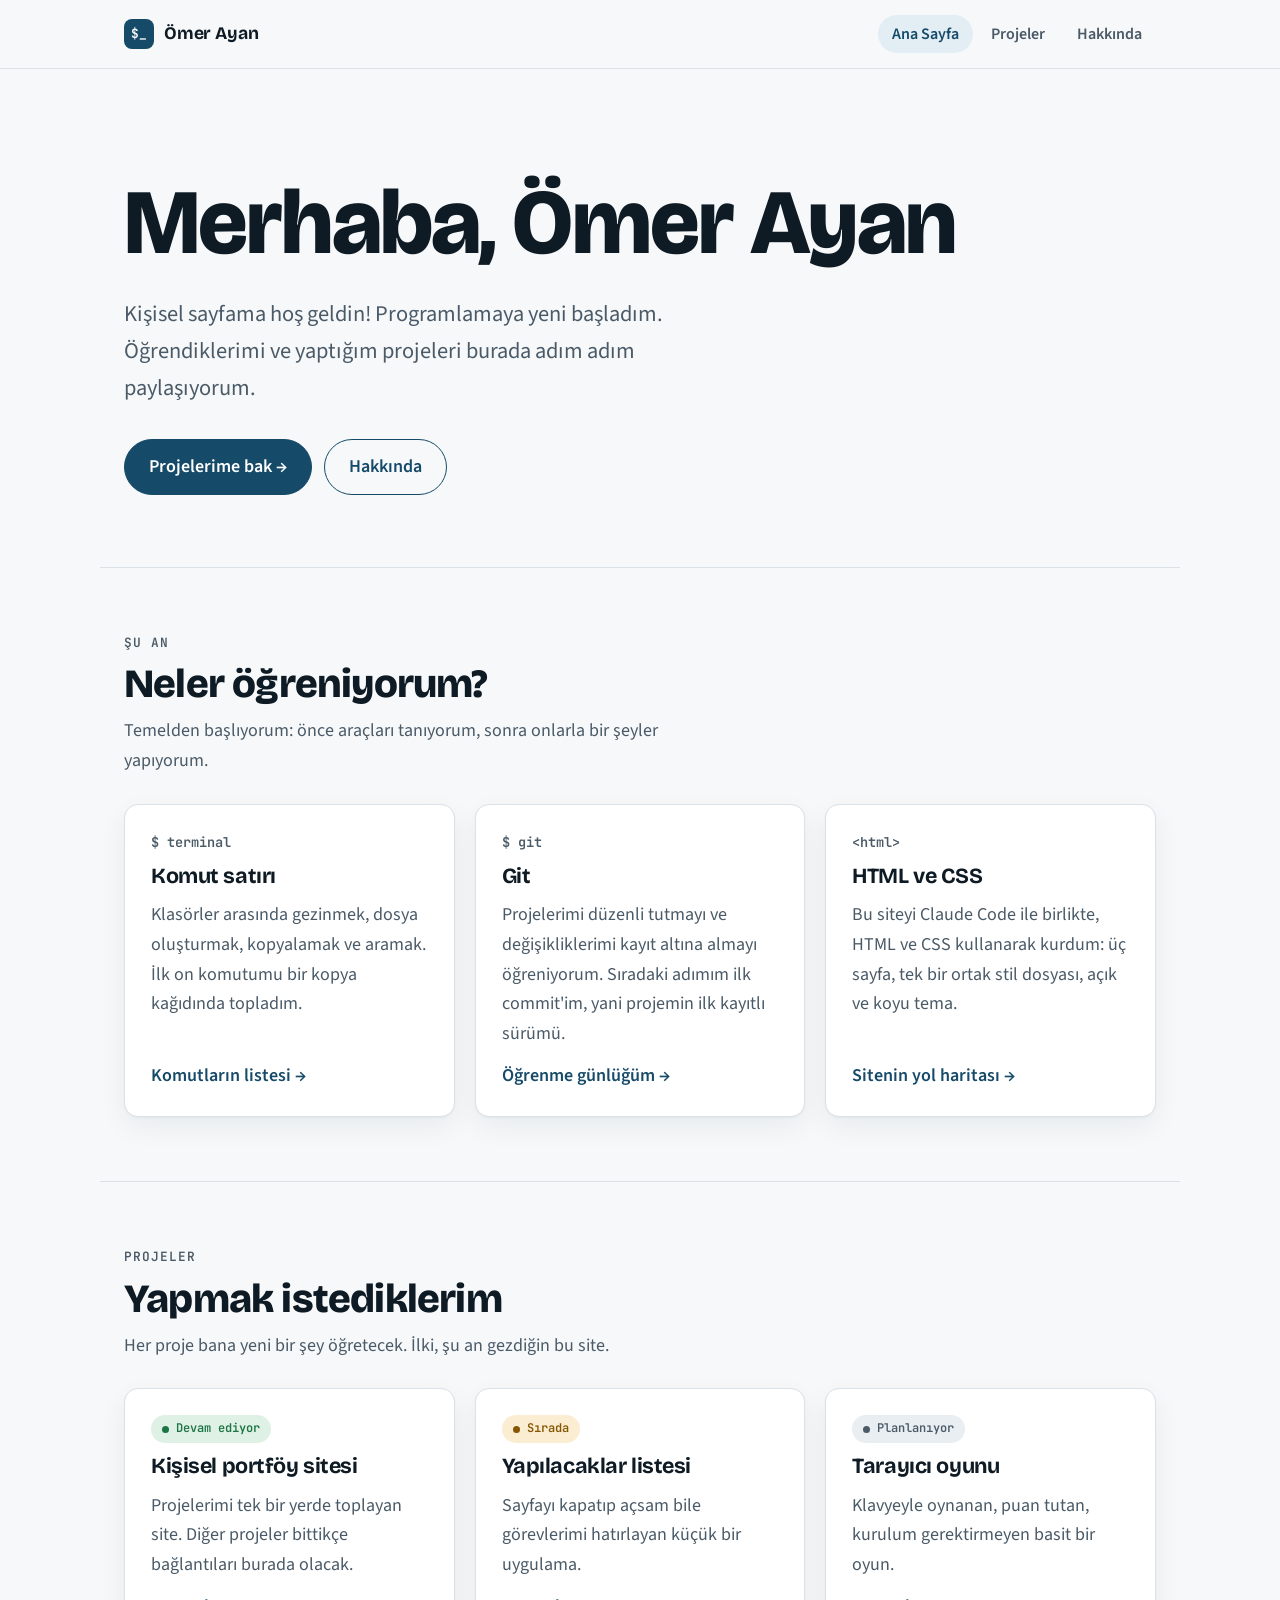
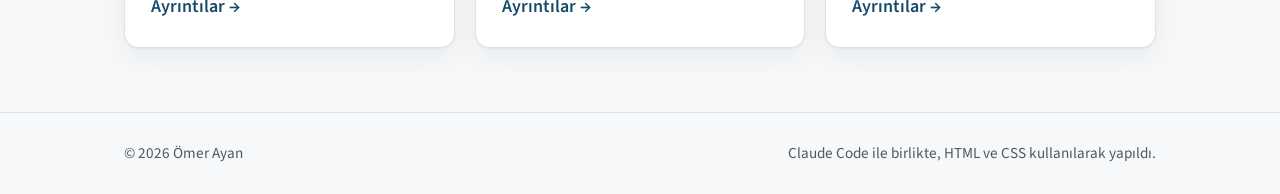
<file: index.html>
<!doctype html>
<html lang="tr">
<head>
  <meta charset="utf-8">
  <meta name="viewport" content="width=device-width, initial-scale=1">
  <meta name="description" content="Ömer Ayan'ın kişisel sitesi: programlamaya yeni başlayan biri olarak öğrendikleri ve yaptığı projeler.">
  <meta name="author" content="Ömer Ayan">
  <title>Ömer Ayan</title>
  <link rel="preconnect" href="https://fonts.googleapis.com">
  <link rel="preconnect" href="https://fonts.gstatic.com" crossorigin>
  <link rel="stylesheet" href="https://fonts.googleapis.com/css2?family=Bricolage+Grotesque:opsz,wght@12..96,700;12..96,800&family=JetBrains+Mono:wght@400;600&family=Source+Sans+3:wght@400;600;700&display=swap">
  <link rel="icon" href="favicon.svg" type="image/svg+xml">
  <link rel="stylesheet" href="style.css">
</head>
<body>
  <a class="skip" href="#icerik">İçeriğe geç</a>

  <header class="site-header">
    <div class="container">
      <a class="brand" href="index.html"><span class="brand-mark" aria-hidden="true">$_</span>Ömer Ayan</a>
      <nav class="site-nav" aria-label="Ana menü">
        <a href="index.html" aria-current="page">Ana Sayfa</a>
        <a href="projects.html">Projeler</a>
        <a href="hakkinda.html">Hakkında</a>
      </nav>
    </div>
  </header>

  <main id="icerik">
    <section class="hero container">
      <h1>Merhaba, Ömer Ayan</h1>
      <p class="lede">Kişisel sayfama hoş geldin! Programlamaya yeni başladım. Öğrendiklerimi ve yaptığım projeleri burada adım adım paylaşıyorum.</p>
      <div class="actions">
        <a class="btn btn-primary" href="projects.html">Projelerime bak →</a>
        <a class="btn btn-ghost" href="hakkinda.html">Hakkında</a>
      </div>
    </section>

    <section class="section container" aria-labelledby="simdi">
      <div class="section-head">
        <p class="eyebrow">Şu an</p>
        <h2 id="simdi">Neler öğreniyorum?</h2>
        <p>Temelden başlıyorum: önce araçları tanıyorum, sonra onlarla bir şeyler yapıyorum.</p>
      </div>
      <div class="grid">
        <article class="card">
          <p class="card-kicker">$ terminal</p>
          <h3>Komut satırı</h3>
          <p>Klasörler arasında gezinmek, dosya oluşturmak, kopyalamak ve aramak. İlk on komutumu bir kopya kağıdında topladım.</p>
          <a class="more" href="hakkinda.html#komutlar">Komutların listesi →</a>
        </article>
        <article class="card">
          <p class="card-kicker">$ git</p>
          <h3>Git</h3>
          <p>Projelerimi düzenli tutmayı ve değişikliklerimi kayıt altına almayı öğreniyorum. Sıradaki adımım ilk commit'im, yani projemin ilk kayıtlı sürümü.</p>
          <a class="more" href="hakkinda.html#gunluk">Öğrenme günlüğüm →</a>
        </article>
        <article class="card">
          <p class="card-kicker">&lt;html&gt;</p>
          <h3>HTML ve CSS</h3>
          <p>Bu siteyi Claude Code ile birlikte, HTML ve CSS kullanarak kurdum: üç sayfa, tek bir ortak stil dosyası, açık ve koyu tema.</p>
          <a class="more" href="projects.html#portfoy">Sitenin yol haritası →</a>
        </article>
      </div>
    </section>

    <section class="section container" aria-labelledby="projeler">
      <div class="section-head">
        <p class="eyebrow">Projeler</p>
        <h2 id="projeler">Yapmak istediklerim</h2>
        <p>Her proje bana yeni bir şey öğretecek. İlki, şu an gezdiğin bu site.</p>
      </div>
      <div class="grid">
        <a class="card" href="projects.html#portfoy">
          <span class="chip chip-ok">Devam ediyor</span>
          <h3>Kişisel portföy sitesi</h3>
          <p>Projelerimi tek bir yerde toplayan site. Diğer projeler bittikçe bağlantıları burada olacak.</p>
          <span class="more">Ayrıntılar →</span>
        </a>
        <a class="card" href="projects.html#yapilacaklar">
          <span class="chip chip-next">Sırada</span>
          <h3>Yapılacaklar listesi</h3>
          <p>Sayfayı kapatıp açsam bile görevlerimi hatırlayan küçük bir uygulama.</p>
          <span class="more">Ayrıntılar →</span>
        </a>
        <a class="card" href="projects.html#oyun">
          <span class="chip chip-plan">Planlanıyor</span>
          <h3>Tarayıcı oyunu</h3>
          <p>Klavyeyle oynanan, puan tutan, kurulum gerektirmeyen basit bir oyun.</p>
          <span class="more">Ayrıntılar →</span>
        </a>
      </div>
    </section>
  </main>

  <footer class="site-footer">
    <div class="container">
      <p>© 2026 Ömer Ayan</p>
      <p>Claude Code ile birlikte, HTML ve CSS kullanılarak yapıldı.</p>
    </div>
  </footer>
</body>
</html>
</file>
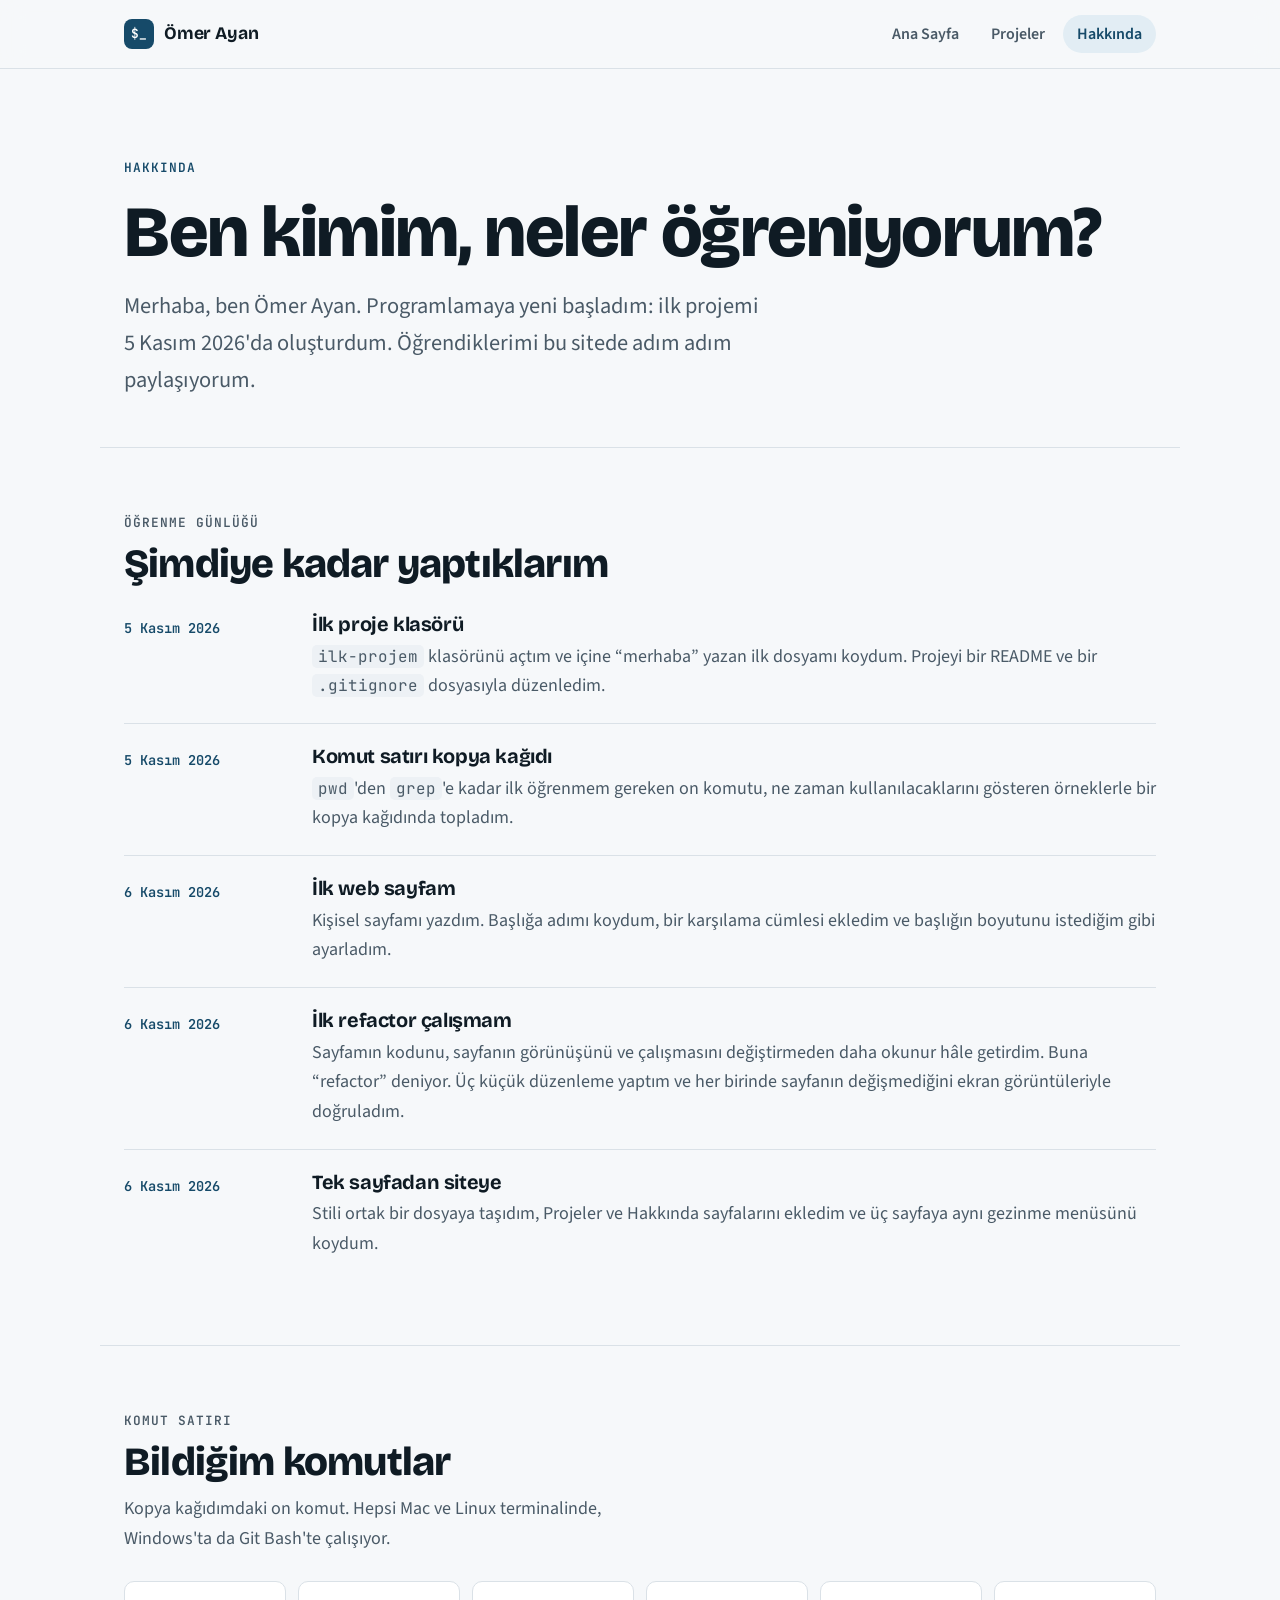
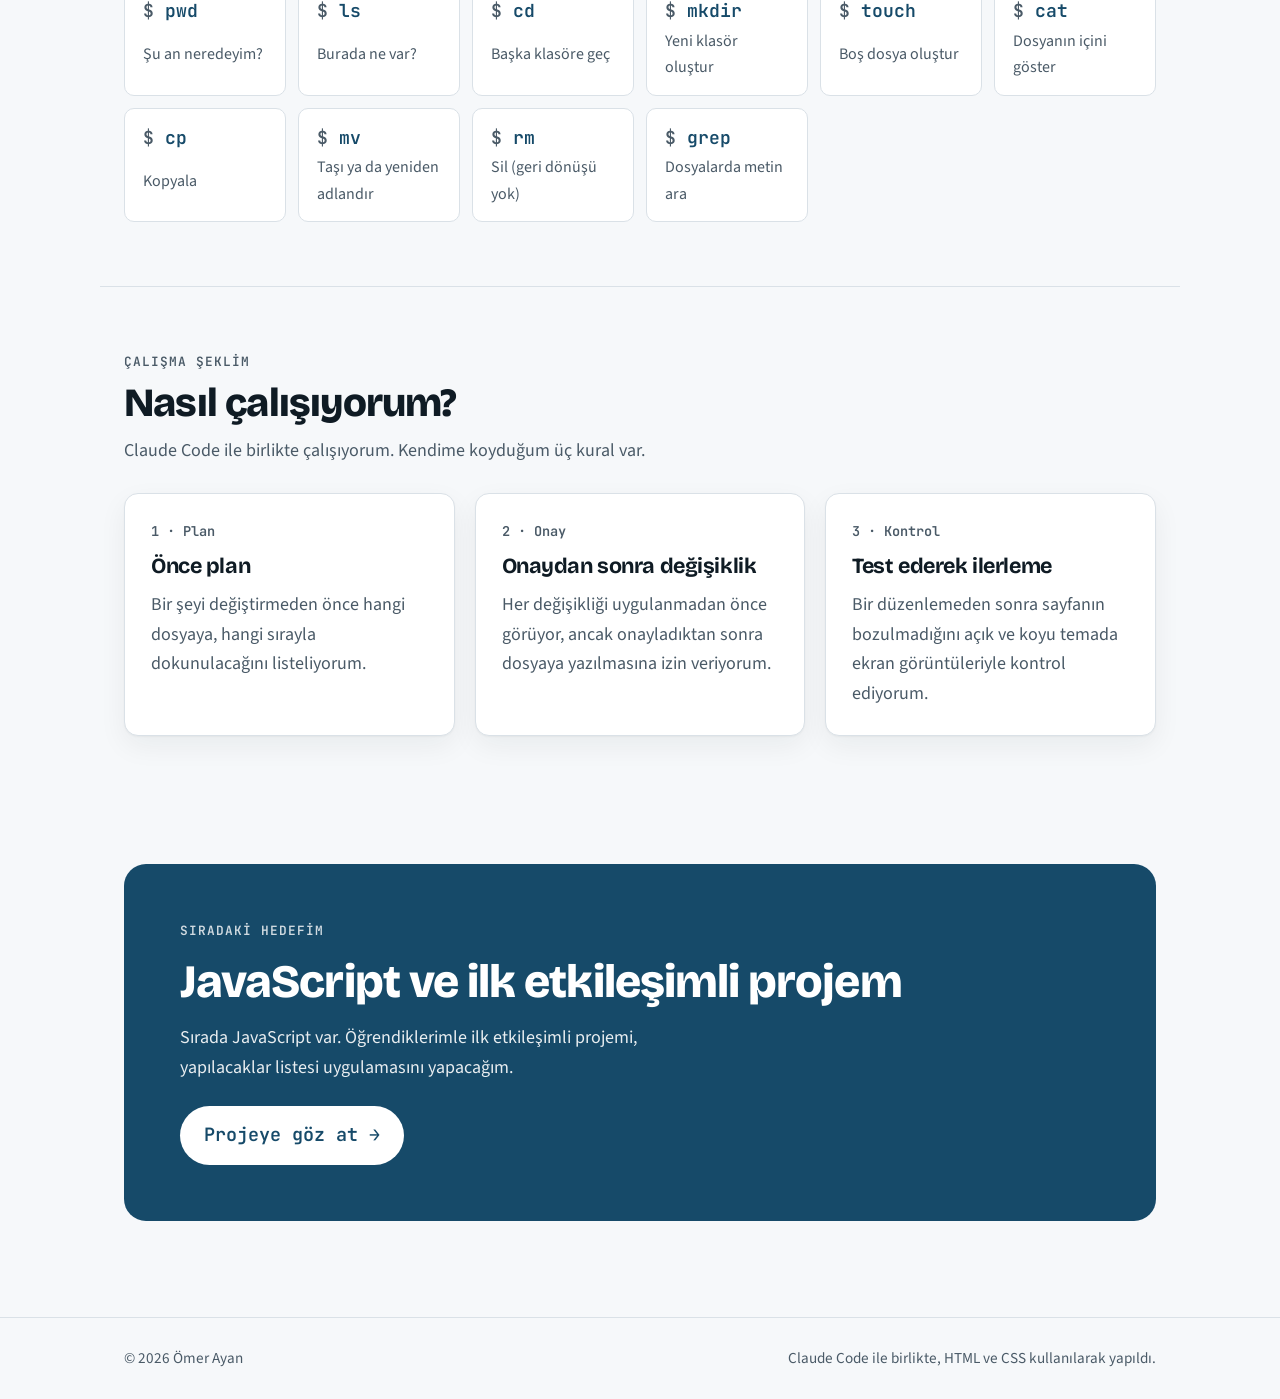
<file: hakkinda.html>
<!doctype html>
<html lang="tr">
<head>
  <meta charset="utf-8">
  <meta name="viewport" content="width=device-width, initial-scale=1">
  <meta name="description" content="Ömer Ayan hakkında: öğrenme günlüğü, bildiği komutlar ve çalışma şekli.">
  <meta name="author" content="Ömer Ayan">
  <title>Hakkında · Ömer Ayan</title>
  <link rel="preconnect" href="https://fonts.googleapis.com">
  <link rel="preconnect" href="https://fonts.gstatic.com" crossorigin>
  <link rel="stylesheet" href="https://fonts.googleapis.com/css2?family=Bricolage+Grotesque:opsz,wght@12..96,700;12..96,800&family=JetBrains+Mono:wght@400;600&family=Source+Sans+3:wght@400;600;700&display=swap">
  <link rel="icon" href="favicon.svg" type="image/svg+xml">
  <link rel="stylesheet" href="style.css">
</head>
<body>
  <a class="skip" href="#icerik">İçeriğe geç</a>

  <header class="site-header">
    <div class="container">
      <a class="brand" href="index.html"><span class="brand-mark" aria-hidden="true">$_</span>Ömer Ayan</a>
      <nav class="site-nav" aria-label="Ana menü">
        <a href="index.html">Ana Sayfa</a>
        <a href="projects.html">Projeler</a>
        <a href="hakkinda.html" aria-current="page">Hakkında</a>
      </nav>
    </div>
  </header>

  <main id="icerik">
    <section class="page-head container">
      <p class="eyebrow">Hakkında</p>
      <h1>Ben kimim, neler öğreniyorum?</h1>
      <p class="lede">Merhaba, ben Ömer Ayan. Programlamaya yeni başladım: ilk projemi 5 Kasım 2026'da oluşturdum. Öğrendiklerimi bu sitede adım adım paylaşıyorum.</p>
    </section>

    <section class="section container" aria-labelledby="gunluk">
      <div class="section-head">
        <p class="eyebrow">Öğrenme günlüğü</p>
        <h2 id="gunluk">Şimdiye kadar yaptıklarım</h2>
      </div>
      <ol class="timeline">
        <li>
          <time datetime="2026-11-05">5 Kasım 2026</time>
          <div>
            <h3>İlk proje klasörü</h3>
            <p><code>ilk-projem</code> klasörünü açtım ve içine “merhaba” yazan ilk dosyamı koydum. Projeyi bir README ve bir <code>.gitignore</code> dosyasıyla düzenledim.</p>
          </div>
        </li>
        <li>
          <time datetime="2026-11-05">5 Kasım 2026</time>
          <div>
            <h3>Komut satırı kopya kağıdı</h3>
            <p><code>pwd</code>'den <code>grep</code>'e kadar ilk öğrenmem gereken on komutu, ne zaman kullanılacaklarını gösteren örneklerle bir kopya kağıdında topladım.</p>
          </div>
        </li>
        <li>
          <time datetime="2026-11-06">6 Kasım 2026</time>
          <div>
            <h3>İlk web sayfam</h3>
            <p>Kişisel sayfamı yazdım. Başlığa adımı koydum, bir karşılama cümlesi ekledim ve başlığın boyutunu istediğim gibi ayarladım.</p>
          </div>
        </li>
        <li>
          <time datetime="2026-11-06">6 Kasım 2026</time>
          <div>
            <h3>İlk refactor çalışmam</h3>
            <p>Sayfamın kodunu, sayfanın görünüşünü ve çalışmasını değiştirmeden daha okunur hâle getirdim. Buna “refactor” deniyor. Üç küçük düzenleme yaptım ve her birinde sayfanın değişmediğini ekran görüntüleriyle doğruladım.</p>
          </div>
        </li>
        <li>
          <time datetime="2026-11-06">6 Kasım 2026</time>
          <div>
            <h3>Tek sayfadan siteye</h3>
            <p>Stili ortak bir dosyaya taşıdım, Projeler ve Hakkında sayfalarını ekledim ve üç sayfaya aynı gezinme menüsünü koydum.</p>
          </div>
        </li>
      </ol>
    </section>

    <section class="section container" aria-labelledby="komutlar">
      <div class="section-head">
        <p class="eyebrow">Komut satırı</p>
        <h2 id="komutlar">Bildiğim komutlar</h2>
        <p>Kopya kağıdımdaki on komut. Hepsi Mac ve Linux terminalinde, Windows'ta da Git Bash'te çalışıyor.</p>
      </div>
      <dl class="commands">
        <div><dt>pwd</dt><dd>Şu an neredeyim?</dd></div>
        <div><dt>ls</dt><dd>Burada ne var?</dd></div>
        <div><dt>cd</dt><dd>Başka klasöre geç</dd></div>
        <div><dt>mkdir</dt><dd>Yeni klasör oluştur</dd></div>
        <div><dt>touch</dt><dd>Boş dosya oluştur</dd></div>
        <div><dt>cat</dt><dd>Dosyanın içini göster</dd></div>
        <div><dt>cp</dt><dd>Kopyala</dd></div>
        <div><dt>mv</dt><dd>Taşı ya da yeniden adlandır</dd></div>
        <div><dt>rm</dt><dd>Sil (geri dönüşü yok)</dd></div>
        <div><dt>grep</dt><dd>Dosyalarda metin ara</dd></div>
      </dl>
    </section>

    <section class="section container" aria-labelledby="calisma">
      <div class="section-head">
        <p class="eyebrow">Çalışma şeklim</p>
        <h2 id="calisma">Nasıl çalışıyorum?</h2>
        <p>Claude Code ile birlikte çalışıyorum. Kendime koyduğum üç kural var.</p>
      </div>
      <div class="grid">
        <article class="card">
          <p class="card-kicker">1 · Plan</p>
          <h3>Önce plan</h3>
          <p>Bir şeyi değiştirmeden önce hangi dosyaya, hangi sırayla dokunulacağını listeliyorum.</p>
        </article>
        <article class="card">
          <p class="card-kicker">2 · Onay</p>
          <h3>Onaydan sonra değişiklik</h3>
          <p>Her değişikliği uygulanmadan önce görüyor, ancak onayladıktan sonra dosyaya yazılmasına izin veriyorum.</p>
        </article>
        <article class="card">
          <p class="card-kicker">3 · Kontrol</p>
          <h3>Test ederek ilerleme</h3>
          <p>Bir düzenlemeden sonra sayfanın bozulmadığını açık ve koyu temada ekran görüntüleriyle kontrol ediyorum.</p>
        </article>
      </div>
    </section>

    <section class="contact container" aria-labelledby="hedef">
      <div class="contact-panel">
        <p class="eyebrow">Sıradaki hedefim</p>
        <h2 id="hedef">JavaScript ve ilk etkileşimli projem</h2>
        <p>Sırada JavaScript var. Öğrendiklerimle ilk etkileşimli projemi, yapılacaklar listesi uygulamasını yapacağım.</p>
        <a class="email" href="projects.html#yapilacaklar">Projeye göz at →</a>
      </div>
    </section>
  </main>

  <footer class="site-footer">
    <div class="container">
      <p>© 2026 Ömer Ayan</p>
      <p>Claude Code ile birlikte, HTML ve CSS kullanılarak yapıldı.</p>
    </div>
  </footer>
</body>
</html>
</file>
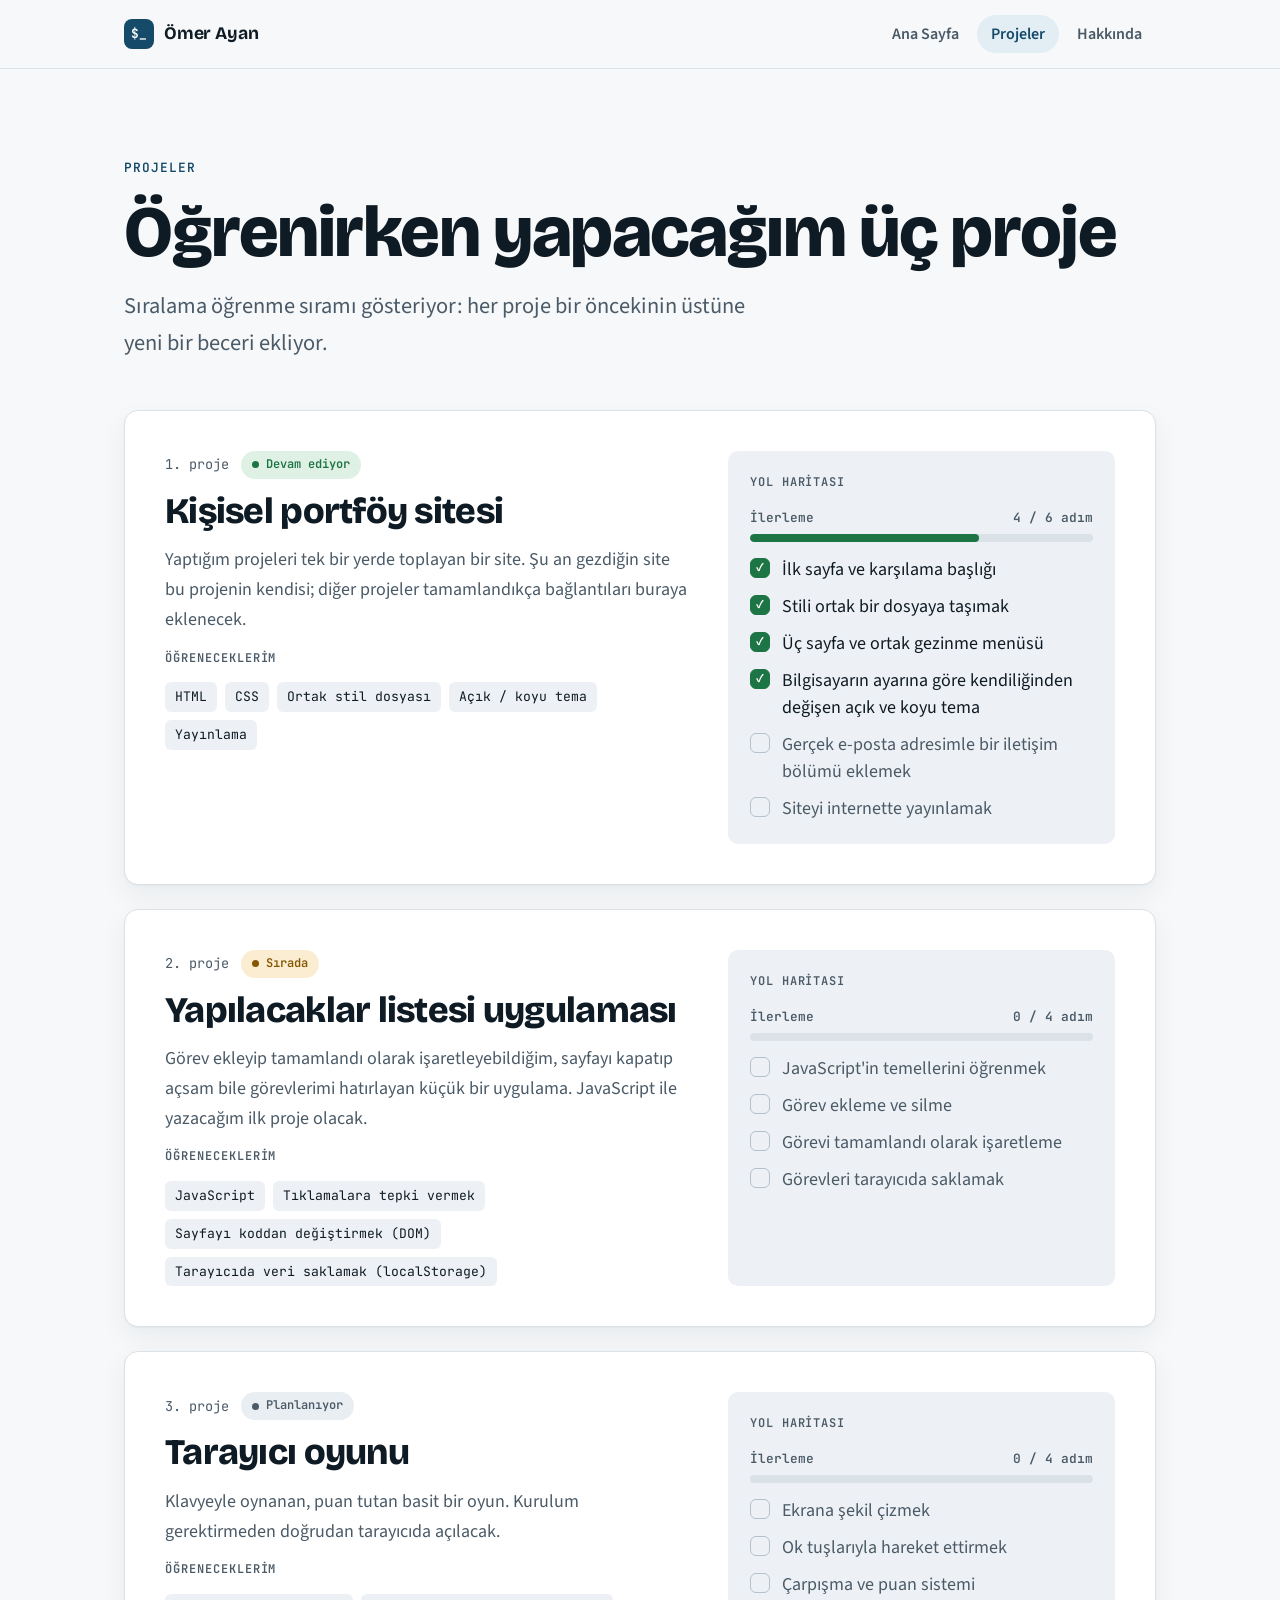
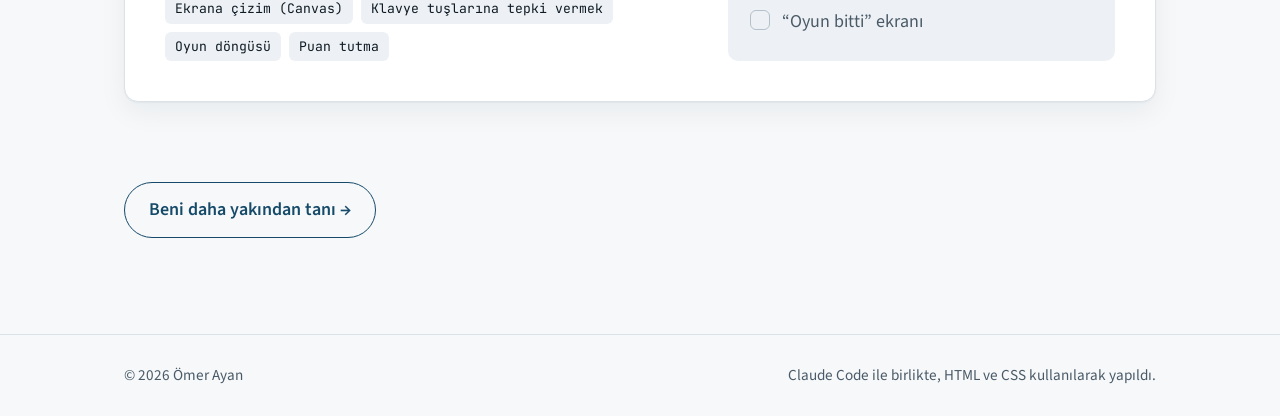
<file: projects.html>
<!doctype html>
<html lang="tr">
<head>
  <meta charset="utf-8">
  <meta name="viewport" content="width=device-width, initial-scale=1">
  <meta name="description" content="Ömer Ayan'ın projeleri: portföy sitesi, yapılacaklar listesi uygulaması ve tarayıcı oyunu.">
  <meta name="author" content="Ömer Ayan">
  <title>Projeler · Ömer Ayan</title>
  <link rel="preconnect" href="https://fonts.googleapis.com">
  <link rel="preconnect" href="https://fonts.gstatic.com" crossorigin>
  <link rel="stylesheet" href="https://fonts.googleapis.com/css2?family=Bricolage+Grotesque:opsz,wght@12..96,700;12..96,800&family=JetBrains+Mono:wght@400;600&family=Source+Sans+3:wght@400;600;700&display=swap">
  <link rel="icon" href="favicon.svg" type="image/svg+xml">
  <link rel="stylesheet" href="style.css">
</head>
<body>
  <a class="skip" href="#icerik">İçeriğe geç</a>

  <header class="site-header">
    <div class="container">
      <a class="brand" href="index.html"><span class="brand-mark" aria-hidden="true">$_</span>Ömer Ayan</a>
      <nav class="site-nav" aria-label="Ana menü">
        <a href="index.html">Ana Sayfa</a>
        <a href="projects.html" aria-current="page">Projeler</a>
        <a href="hakkinda.html">Hakkında</a>
      </nav>
    </div>
  </header>

  <main id="icerik">
    <section class="page-head container">
      <p class="eyebrow">Projeler</p>
      <h1>Öğrenirken yapacağım üç proje</h1>
      <p class="lede">Sıralama öğrenme sıramı gösteriyor: her proje bir öncekinin üstüne yeni bir beceri ekliyor.</p>
    </section>

    <div class="projects container">
      <article class="project" id="portfoy" aria-labelledby="p1">
        <div class="project-main">
          <div class="project-meta">
            <span class="project-index">1. proje</span>
            <span class="chip chip-ok">Devam ediyor</span>
          </div>
          <h2 id="p1">Kişisel portföy sitesi</h2>
          <p>Yaptığım projeleri tek bir yerde toplayan bir site. Şu an gezdiğin site bu projenin kendisi; diğer projeler tamamlandıkça bağlantıları buraya eklenecek.</p>
          <p class="label">Öğreneceklerim</p>
          <ul class="tags">
            <li>HTML</li>
            <li>CSS</li>
            <li>Ortak stil dosyası</li>
            <li>Açık / koyu tema</li>
            <li>Yayınlama</li>
          </ul>
        </div>
        <div class="roadmap">
          <p class="label">Yol haritası</p>
          <div class="progress" role="progressbar" aria-label="İlerleme"
               aria-valuemin="0" aria-valuemax="6" aria-valuenow="4" aria-valuetext="6 adımdan 4'ü tamamlandı">
            <div class="progress-label"><span>İlerleme</span><span>4 / 6 adım</span></div>
            <div class="progress-track"><div class="progress-fill" style="--value: 66.67%"></div></div>
          </div>
          <ul class="checklist">
            <li class="done">İlk sayfa ve karşılama başlığı <span class="sr-only">(tamamlandı)</span></li>
            <li class="done">Stili ortak bir dosyaya taşımak <span class="sr-only">(tamamlandı)</span></li>
            <li class="done">Üç sayfa ve ortak gezinme menüsü <span class="sr-only">(tamamlandı)</span></li>
            <li class="done">Bilgisayarın ayarına göre kendiliğinden değişen açık ve koyu tema <span class="sr-only">(tamamlandı)</span></li>
            <li>Gerçek e-posta adresimle bir iletişim bölümü eklemek</li>
            <li>Siteyi internette yayınlamak</li>
          </ul>
        </div>
      </article>

      <article class="project" id="yapilacaklar" aria-labelledby="p2">
        <div class="project-main">
          <div class="project-meta">
            <span class="project-index">2. proje</span>
            <span class="chip chip-next">Sırada</span>
          </div>
          <h2 id="p2">Yapılacaklar listesi uygulaması</h2>
          <p>Görev ekleyip tamamlandı olarak işaretleyebildiğim, sayfayı kapatıp açsam bile görevlerimi hatırlayan küçük bir uygulama. JavaScript ile yazacağım ilk proje olacak.</p>
          <p class="label">Öğreneceklerim</p>
          <ul class="tags">
            <li>JavaScript</li>
            <li>Tıklamalara tepki vermek</li>
            <li>Sayfayı koddan değiştirmek (DOM)</li>
            <li>Tarayıcıda veri saklamak (localStorage)</li>
          </ul>
        </div>
        <div class="roadmap">
          <p class="label">Yol haritası</p>
          <div class="progress" role="progressbar" aria-label="İlerleme"
               aria-valuemin="0" aria-valuemax="4" aria-valuenow="0" aria-valuetext="4 adımdan 0'ı tamamlandı">
            <div class="progress-label"><span>İlerleme</span><span>0 / 4 adım</span></div>
            <div class="progress-track"><div class="progress-fill" style="--value: 0%"></div></div>
          </div>
          <ul class="checklist">
            <li>JavaScript'in temellerini öğrenmek</li>
            <li>Görev ekleme ve silme</li>
            <li>Görevi tamamlandı olarak işaretleme</li>
            <li>Görevleri tarayıcıda saklamak</li>
          </ul>
        </div>
      </article>

      <article class="project" id="oyun" aria-labelledby="p3">
        <div class="project-main">
          <div class="project-meta">
            <span class="project-index">3. proje</span>
            <span class="chip chip-plan">Planlanıyor</span>
          </div>
          <h2 id="p3">Tarayıcı oyunu</h2>
          <p>Klavyeyle oynanan, puan tutan basit bir oyun. Kurulum gerektirmeden doğrudan tarayıcıda açılacak.</p>
          <p class="label">Öğreneceklerim</p>
          <ul class="tags">
            <li>Ekrana çizim (Canvas)</li>
            <li>Klavye tuşlarına tepki vermek</li>
            <li>Oyun döngüsü</li>
            <li>Puan tutma</li>
          </ul>
        </div>
        <div class="roadmap">
          <p class="label">Yol haritası</p>
          <div class="progress" role="progressbar" aria-label="İlerleme"
               aria-valuemin="0" aria-valuemax="4" aria-valuenow="0" aria-valuetext="4 adımdan 0'ı tamamlandı">
            <div class="progress-label"><span>İlerleme</span><span>0 / 4 adım</span></div>
            <div class="progress-track"><div class="progress-fill" style="--value: 0%"></div></div>
          </div>
          <ul class="checklist">
            <li>Ekrana şekil çizmek</li>
            <li>Ok tuşlarıyla hareket ettirmek</li>
            <li>Çarpışma ve puan sistemi</li>
            <li>“Oyun bitti” ekranı</li>
          </ul>
        </div>
      </article>
    </div>

    <div class="next-link container">
      <a class="btn btn-ghost" href="hakkinda.html">Beni daha yakından tanı →</a>
    </div>
  </main>

  <footer class="site-footer">
    <div class="container">
      <p>© 2026 Ömer Ayan</p>
      <p>Claude Code ile birlikte, HTML ve CSS kullanılarak yapıldı.</p>
    </div>
  </footer>
</body>
</html>
</file>
<file: style.css>
/* Ömer Ayan — kişisel site
   Düzen: tek sütun, geniş boşluklar; üstte yapışkan menü, bölümler kart ızgaralarıyla.
   Kimlik: terminal dokunuşları (mono yazı, $ istemi) + sade, ferah bir sayfa. */

:root {
  --bg: #f6f8fa;
  --surface: #ffffff;
  --surface-2: #edf1f5;
  --ink: #0f1b24;
  --ink-soft: #4a5a67;
  --line: #dae1e7;
  --line-strong: #b4c0ca;
  --accent: #164a69;
  --accent-ink: #ffffff;
  --accent-soft: #e2edf4;
  --ok: #1d7444;
  --ok-soft: #dff1e5;
  --next: #865600;
  --next-soft: #faedd2;
  --plan: #4a5a67;
  --plan-soft: #e9eef2;

  --font-display: "Bricolage Grotesque", "Segoe UI", system-ui, sans-serif;
  --font-body: "Source Sans 3", "Segoe UI", system-ui, sans-serif;
  --font-mono: "JetBrains Mono", Consolas, "Courier New", monospace;

  --radius: 14px;
  --shadow: 0 1px 2px rgb(15 27 36 / 0.04), 0 10px 28px rgb(15 27 36 / 0.06);
  --max: 1080px;
}

@media (prefers-color-scheme: dark) {
  :root {
    --bg: #0c1319;
    --surface: #121c24;
    --surface-2: #18252f;
    --ink: #e8eef2;
    --ink-soft: #a2b1bc;
    --line: #233340;
    --line-strong: #3a4c5a;
    --accent: #8cc8ec;
    --accent-ink: #0c1319;
    --accent-soft: #14293a;
    --ok: #86d6a3;
    --ok-soft: #133020;
    --next: #f0c46a;
    --next-soft: #33270d;
    --plan: #a2b1bc;
    --plan-soft: #1c2934;
    --shadow: 0 1px 2px rgb(0 0 0 / 0.3), 0 10px 28px rgb(0 0 0 / 0.25);
    color-scheme: dark;
  }
}

/* ---------- Temel ---------- */
*, *::before, *::after { box-sizing: border-box; }
html { scroll-behavior: smooth; scroll-padding-top: 88px; }
body {
  margin: 0;
  background: var(--bg);
  color: var(--ink);
  font-family: var(--font-body);
  font-size: 1.125rem;
  line-height: 1.65;
  -webkit-font-smoothing: antialiased;
}
h1, h2, h3 {
  margin: 0;
  font-family: var(--font-display);
  line-height: 1.08;
  letter-spacing: -0.02em;
  text-wrap: balance;
}
p { margin: 0; }
a { color: var(--accent); }
:focus-visible { outline: 3px solid var(--accent); outline-offset: 3px; border-radius: 6px; }

.container {
  max-width: var(--max);
  margin: 0 auto;
  padding-inline: 24px;
}
.mono { font-family: var(--font-mono); }
.eyebrow {
  font-family: var(--font-mono);
  font-size: 0.8rem;
  font-weight: 600;
  letter-spacing: 0.08em;
  text-transform: uppercase;
  color: var(--accent);
}
.sr-only {
  position: absolute; width: 1px; height: 1px; padding: 0; margin: -1px;
  overflow: hidden; clip: rect(0 0 0 0); white-space: nowrap; border: 0;
}
.skip {
  position: absolute; left: 16px; top: -100px; z-index: 20;
  background: var(--accent); color: var(--accent-ink);
  padding: 10px 16px; border-radius: 8px; font-weight: 600; text-decoration: none;
}
.skip:focus { top: 12px; }

/* ---------- Üst menü ---------- */
.site-header {
  position: sticky;
  top: 0;
  z-index: 10;
  background: color-mix(in srgb, var(--bg) 86%, transparent);
  backdrop-filter: blur(12px);
  -webkit-backdrop-filter: blur(12px);
  border-bottom: 1px solid var(--line);
}
.site-header .container {
  display: flex;
  align-items: center;
  justify-content: space-between;
  flex-wrap: wrap;
  gap: 8px 16px;
  min-height: 68px;
  padding-block: 10px;
}
.brand {
  display: inline-flex;
  align-items: center;
  gap: 10px;
  font-family: var(--font-display);
  font-weight: 700;
  font-size: 1.1rem;
  letter-spacing: -0.01em;
  color: var(--ink);
  text-decoration: none;
}
.brand-mark {
  display: grid;
  place-items: center;
  width: 30px;
  height: 30px;
  border-radius: 8px;
  background: var(--accent);
  color: var(--accent-ink);
  font-family: var(--font-mono);
  font-size: 0.8rem;
  font-weight: 600;
  letter-spacing: 0;
}
.site-nav { display: flex; flex-wrap: wrap; gap: 4px; }
.site-nav a {
  color: var(--ink-soft);
  font-weight: 600;
  font-size: 1rem;
  text-decoration: none;
  padding: 6px 14px;
  border-radius: 999px;
  transition: background-color 0.15s, color 0.15s;
}
.site-nav a:hover { color: var(--ink); background: var(--surface-2); }
.site-nav a[aria-current="page"] { color: var(--accent); background: var(--accent-soft); }

/* ---------- Giriş alanları ---------- */
.hero {
  display: grid;
  gap: 24px;
  padding-block: clamp(56px, 10vw, 104px) clamp(40px, 7vw, 72px);
}
.hero h1 {
  font-size: clamp(2.75rem, 8.5vw, 5.75rem);
  font-weight: 800;
}
.lede {
  max-width: 58ch;
  font-size: clamp(1.15rem, 2.3vw, 1.4rem);
  color: var(--ink-soft);
}
.page-head {
  display: grid;
  gap: 16px;
  padding-block: clamp(48px, 8vw, 88px) clamp(32px, 5vw, 48px);
}
.page-head h1 {
  font-size: clamp(2.5rem, 6.5vw, 4.5rem);
  font-weight: 800;
}

/* ---------- Düğmeler ---------- */
.actions { display: flex; flex-wrap: wrap; gap: 12px; margin-top: 8px; }
.btn {
  display: inline-flex;
  align-items: center;
  gap: 8px;
  padding: 12px 24px;
  border: 1.5px solid var(--accent);
  border-radius: 999px;
  font-weight: 600;
  text-decoration: none;
  transition: background-color 0.15s, color 0.15s, transform 0.15s;
}
.btn-primary { background: var(--accent); color: var(--accent-ink); }
.btn-primary:hover { transform: translateY(-1px); }
.btn-ghost { color: var(--accent); }
.btn-ghost:hover { background: var(--accent-soft); }

/* ---------- Bölümler ve kartlar ---------- */
.section {
  display: grid;
  gap: 28px;
  padding-block: clamp(40px, 7vw, 64px);
  border-top: 1px solid var(--line);
}
.section-head { display: grid; gap: 10px; max-width: 62ch; }
.section-head h2 { font-size: clamp(1.75rem, 4vw, 2.5rem); font-weight: 800; }
.section-head p { color: var(--ink-soft); }

.grid {
  display: grid;
  gap: 20px;
  grid-template-columns: repeat(auto-fit, minmax(min(100%, 280px), 1fr));
}
.card {
  display: grid;
  gap: 12px;
  align-content: start;
  padding: 26px;
  background: var(--surface);
  border: 1px solid var(--line);
  border-radius: var(--radius);
  box-shadow: var(--shadow);
}
.card h3 { font-size: 1.35rem; font-weight: 700; }
.card p { color: var(--ink-soft); }
.card-kicker { font-family: var(--font-mono); font-size: 0.85rem; color: var(--accent); font-weight: 600; }
a.card {
  color: inherit;
  text-decoration: none;
  grid-template-rows: auto auto 1fr auto;
  transition: transform 0.15s, border-color 0.15s;
}
a.card:hover { transform: translateY(-3px); border-color: var(--accent); }
.more { color: var(--accent); font-weight: 600; }

.chip {
  justify-self: start;
  display: inline-flex;
  align-items: center;
  gap: 7px;
  padding: 4px 11px;
  border-radius: 999px;
  font-family: var(--font-mono);
  font-size: 0.75rem;
  font-weight: 600;
}
.chip::before { content: ""; width: 7px; height: 7px; border-radius: 50%; background: currentColor; }
.chip-ok { color: var(--ok); background: var(--ok-soft); }
.chip-next { color: var(--next); background: var(--next-soft); }
.chip-plan { color: var(--plan); background: var(--plan-soft); }

.tags { display: flex; flex-wrap: wrap; gap: 8px; margin: 0; padding: 0; list-style: none; }
.tags li {
  padding: 4px 10px;
  border-radius: 6px;
  background: var(--surface-2);
  font-family: var(--font-mono);
  font-size: 0.82rem;
}

/* ---------- İletişim paneli ---------- */
.contact { padding-block: clamp(40px, 7vw, 64px) clamp(56px, 9vw, 96px); }
.contact-panel {
  display: grid;
  gap: 16px;
  justify-items: start;
  padding: clamp(28px, 6vw, 56px);
  background: var(--accent);
  color: var(--accent-ink);
  border-radius: calc(var(--radius) + 8px);
}
.contact-panel .eyebrow { color: var(--accent-ink); opacity: 0.8; }
.contact-panel h2 { font-size: clamp(1.9rem, 4.5vw, 2.9rem); font-weight: 800; }
.contact-panel p { max-width: 52ch; opacity: 0.9; }
.email {
  max-width: 100%;
  margin-top: 8px;
  padding: 14px 24px;
  border-radius: 999px;
  background: var(--accent-ink);
  color: var(--accent);
  font-family: var(--font-mono);
  font-size: clamp(1rem, 2.6vw, 1.15rem);
  font-weight: 600;
  text-decoration: none;
  overflow-wrap: anywhere;
  transition: transform 0.15s;
}
.email:hover { transform: translateY(-1px); }

/* ---------- Projeler sayfası ---------- */
.projects { display: grid; gap: 24px; padding-bottom: clamp(48px, 8vw, 80px); }
.project {
  display: grid;
  grid-template-columns: minmax(0, 1.35fr) minmax(0, 1fr);
  gap: clamp(24px, 4vw, 40px);
  padding: clamp(24px, 4vw, 40px);
  background: var(--surface);
  border: 1px solid var(--line);
  border-radius: var(--radius);
  box-shadow: var(--shadow);
}
.project-main { display: grid; gap: 14px; align-content: start; }
.project-meta { display: flex; flex-wrap: wrap; align-items: center; gap: 12px; }
.project-index { font-family: var(--font-mono); font-size: 0.85rem; color: var(--ink-soft); }
.project-main h2 { font-size: clamp(1.6rem, 3.5vw, 2.25rem); font-weight: 800; }
.project-main > p { color: var(--ink-soft); }
.label {
  font-family: var(--font-mono);
  font-size: 0.75rem;
  font-weight: 600;
  letter-spacing: 0.08em;
  text-transform: uppercase;
  color: var(--ink-soft);
}
.roadmap {
  display: grid;
  gap: 14px;
  align-content: start;
  padding: 22px;
  background: var(--surface-2);
  border-radius: 10px;
}
.checklist { display: grid; gap: 10px; margin: 0; padding: 0; list-style: none; }
.checklist li {
  display: grid;
  grid-template-columns: 20px 1fr;
  gap: 12px;
  color: var(--ink-soft);
  line-height: 1.5;
}
.checklist li::before {
  content: "";
  width: 20px;
  height: 20px;
  margin-top: 2px;
  border: 1.5px solid var(--line-strong);
  border-radius: 6px;
}
.checklist li.done { color: var(--ink); }
.checklist li.done::before {
  content: "✓";
  display: grid;
  place-items: center;
  background: var(--ok);
  border-color: var(--ok);
  color: var(--surface);
  font-size: 0.75rem;
  font-weight: 700;
}
.next-link { padding-bottom: clamp(56px, 9vw, 96px); }

/* ---------- İlerleme çubuğu ---------- */
.progress { display: grid; gap: 6px; }
.progress-label {
  display: flex;
  justify-content: space-between;
  gap: 12px;
  font-family: var(--font-mono);
  font-size: 0.8rem;
  font-weight: 600;
  color: var(--ink-soft);
  font-variant-numeric: tabular-nums;
}
.progress-track {
  height: 8px;
  border-radius: 999px;
  background: var(--line);
  overflow: hidden;
}
.progress-fill {
  width: var(--value, 0%);
  height: 100%;
  border-radius: inherit;
  background: var(--ok);
}

/* ---------- Hakkında sayfası ---------- */
.timeline { margin: 0; padding: 0; list-style: none; }
.timeline li {
  display: grid;
  grid-template-columns: 160px minmax(0, 1fr);
  gap: 8px 28px;
  padding-block: 22px;
  border-top: 1px solid var(--line);
}
.timeline li:first-child { border-top: 0; padding-top: 0; }
.timeline time {
  padding-top: 3px;
  font-family: var(--font-mono);
  font-size: 0.85rem;
  font-weight: 600;
  color: var(--accent);
}
.timeline h3 { font-size: 1.25rem; font-weight: 700; margin-bottom: 6px; }
.timeline p { color: var(--ink-soft); }

.commands {
  display: grid;
  grid-template-columns: repeat(auto-fit, minmax(min(100%, 150px), 1fr));
  gap: 12px;
  margin: 0;
}
.commands div {
  display: grid;
  gap: 2px;
  padding: 14px 18px;
  background: var(--surface);
  border: 1px solid var(--line);
  border-radius: 10px;
}
.commands dt { font-family: var(--font-mono); font-weight: 600; color: var(--accent); }
.commands dt::before { content: "$ "; color: var(--ink-soft); }
.commands dd { margin: 0; color: var(--ink-soft); font-size: 1rem; }

code {
  font-family: var(--font-mono);
  font-size: 0.88em;
  padding: 1px 6px;
  border-radius: 5px;
  background: var(--surface-2);
}

/* ---------- Alt bilgi ---------- */
.site-footer { border-top: 1px solid var(--line); color: var(--ink-soft); font-size: 0.95rem; }
.site-footer .container {
  display: flex;
  flex-wrap: wrap;
  justify-content: space-between;
  gap: 8px 24px;
  padding-block: 28px;
}

/* ---------- Dar ekran ---------- */
@media (max-width: 760px) {
  .project { grid-template-columns: 1fr; }
  .timeline li { grid-template-columns: 1fr; }
}
@media (max-width: 480px) {
  .container { padding-inline: 16px; }
  .site-nav a { padding: 6px 10px; }
}

@media (prefers-reduced-motion: reduce) {
  html { scroll-behavior: auto; }
  *, *::before, *::after { transition: none !important; }
}

/* Bağlantılı kartlarda "→" bağlantısı hep en altta dursun */
.card:has(> .more) { grid-template-rows: auto auto 1fr auto; }
a.more { text-decoration: none; }
a.more:hover { text-decoration: underline; text-underline-offset: 4px; }
</file>
